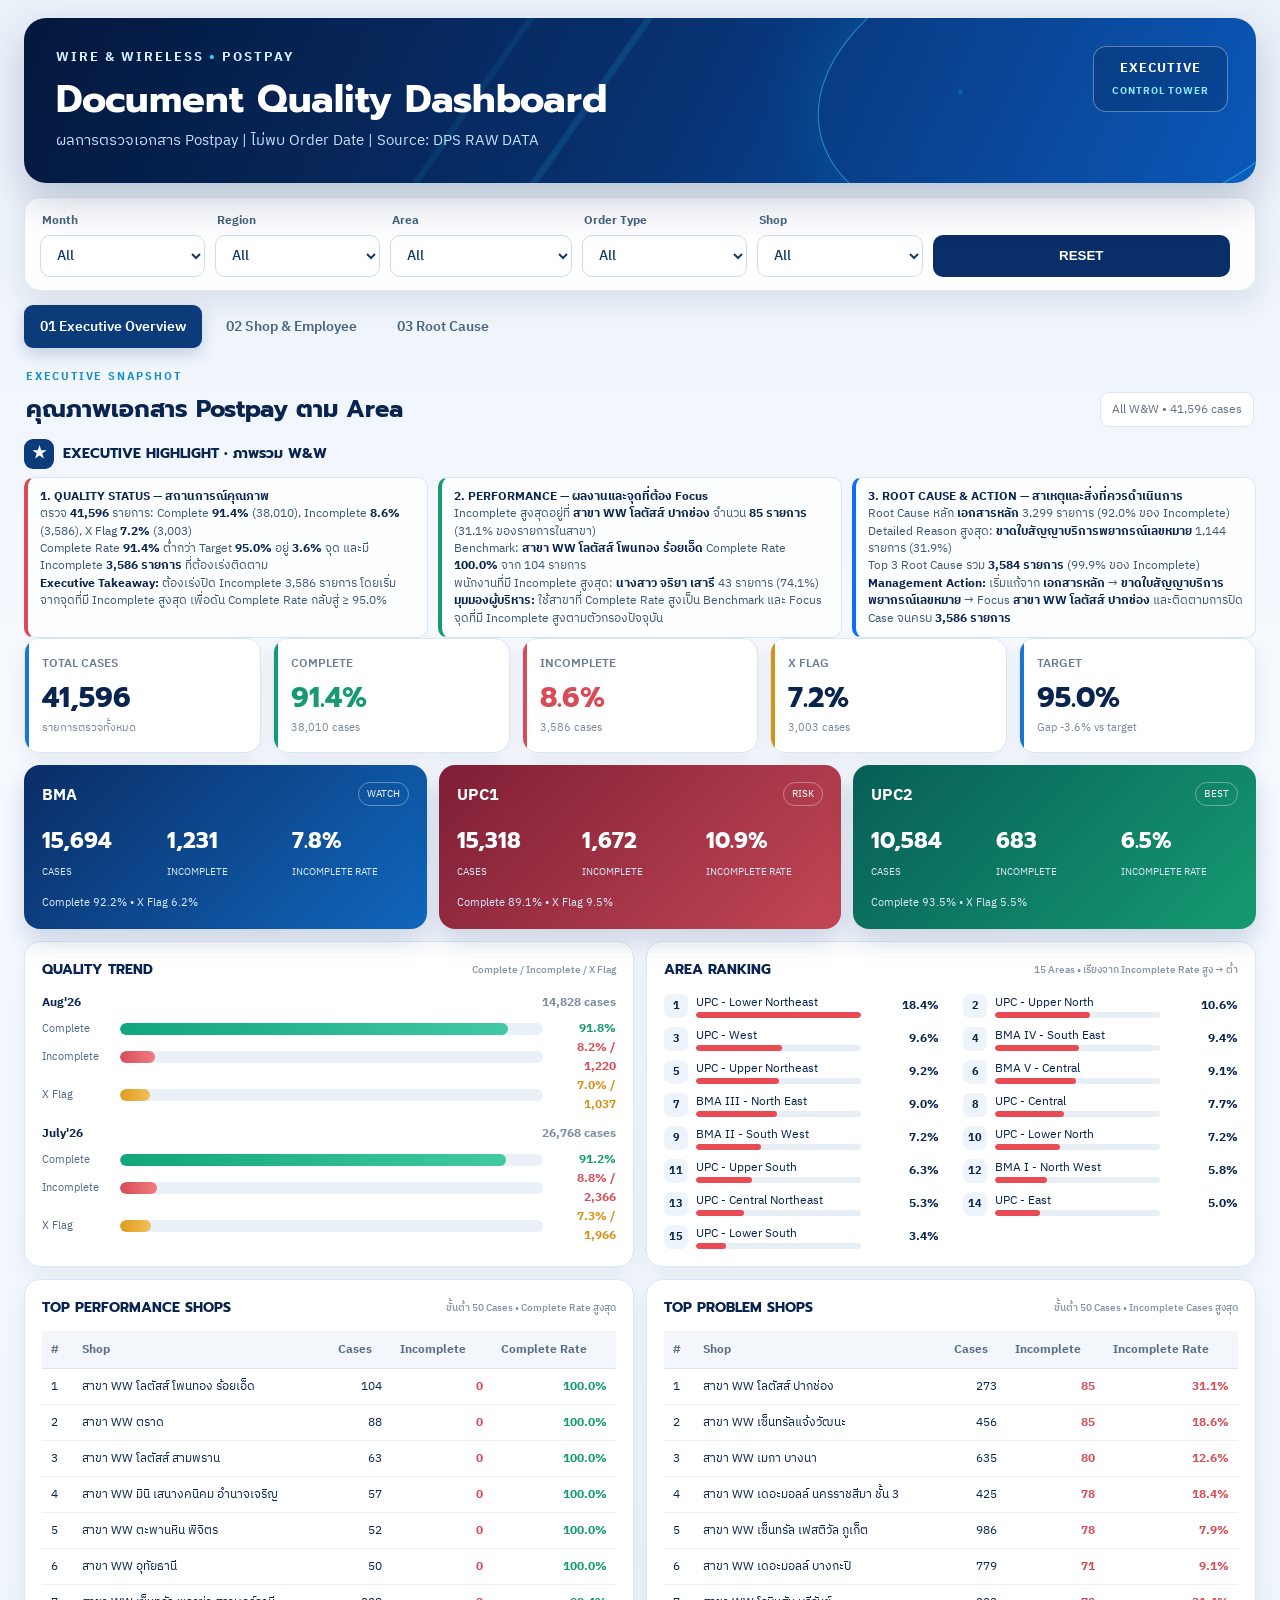
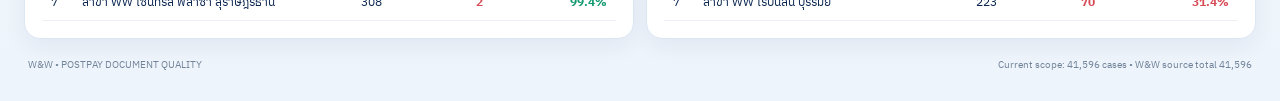
<file: index.html>
<!doctype html>
<html lang="th">
<head>
<meta charset="utf-8">
<meta name="viewport" content="width=device-width,initial-scale=1">
<title>W&W Postpay | Document Quality Executive Dashboard</title>
<link rel="preconnect" href="https://fonts.googleapis.com">
<link rel="preconnect" href="https://fonts.gstatic.com" crossorigin>
<link href="https://fonts.googleapis.com/css2?family=IBM+Plex+Sans+Thai:wght@400;500;600;700&family=Prompt:wght@400;500;600;700&display=swap" rel="stylesheet">
<link rel="stylesheet" href="style.css">
</head>
<body>
<div class="page">
<header class="hero">
  <div class="hero-grid"></div>
  <div class="brand">WIRE & WIRELESS <span>•</span> POSTPAY</div>
  <div class="hero-title">Document Quality Dashboard</div>
  <div class="hero-sub" id="heroSub">ผลการตรวจเอกสาร Postpay | กำลังโหลดวันที่... | Source: DPS RAW DATA</div>
  <div class="hero-badge">EXECUTIVE<br><small>CONTROL TOWER</small></div>
</header>

<section class="filters">
  <div class="filter"><label>Month</label><select id="month"></select></div>
  <div class="filter"><label>Region</label><select id="region"></select></div>
  <div class="filter"><label>Area</label><select id="area"></select></div>
  <div class="filter" style="display:none"><label>Channel</label><select id="channel"></select></div>
  <div class="filter"><label>Order Type</label><select id="order"></select></div>
  <div class="filter wide"><label>Shop</label><select id="shop"></select></div>
  <button id="reset">RESET</button>
</section>

<nav class="tabs">
 <button class="tab active" data-tab="overview">01 Executive Overview</button>
 <button class="tab" data-tab="people">02 Shop & Employee</button>
 <button class="tab" data-tab="root">03 Root Cause</button>
</nav>

<main>
<section id="overview" class="tabpage active">
  <div class="section-head"><div><span class="eyebrow">EXECUTIVE SNAPSHOT</span><h2>คุณภาพเอกสาร Postpay ตาม Area</h2></div><div class="scope" id="scopeText"></div></div>
  <div id="overviewHighlight" class="highlight-panel"></div>
  <div class="kpis" id="kpis"></div>
  <div class="region-grid" id="regionCards"></div>
  <div class="two-col">
    <div class="panel">
      <div class="panel-title"><span>QUALITY TREND</span><small>Complete / Incomplete / X Flag</small></div>
      <div id="trend" class="trend"></div>
    </div>
    <div class="panel">
      <div class="panel-title"><span>AREA RANKING</span><small>15 Areas • เรียงจาก Incomplete Rate สูง → ต่ำ</small></div>
      <div id="regionRank"></div>
    </div>
  </div>
  <div class="two-col">
    <div class="panel">
      <div class="panel-title"><span>TOP PERFORMANCE SHOPS</span><small>ขั้นต่ำ 50 Cases • Complete Rate สูงสุด</small></div>
      <div id="topShops"></div>
    </div>
    <div class="panel">
      <div class="panel-title"><span>TOP PROBLEM SHOPS</span><small>ขั้นต่ำ 50 Cases • Incomplete Cases สูงสุด</small></div>
      <div id="problemShops"></div>
    </div>
  </div>
</section>

<section id="people" class="tabpage">
  <div class="section-head"><div><span class="eyebrow">DRILL-DOWN</span><h2>Shop → Employee Performance</h2></div><div class="scope" id="peopleScope"></div></div>
  <div id="peopleHighlight" class="highlight-panel"></div>
  <div class="callout">เลือก <b>Region → Area → Shop</b> ด้านบน แล้วตารางด้านล่างจะเหลือเฉพาะพนักงานของ Scope นั้น • เรียง <b>Incomplete Cases มากที่สุด</b> เป็นอันดับแรก</div>
  <div id="unassignedCard" class="unassigned-card"></div>
  <div class="two-col">
    <div class="panel">
      <div class="panel-title"><span>EMPLOYEE RANKING</span><small>ขั้นต่ำ 5 Cases</small></div>
      <div id="employeeTable"></div>
    </div>
    <div class="panel">
      <div class="panel-title"><span>SHOP PROFILE</span><small>ภาพรวม Scope ปัจจุบัน</small></div>
      <div id="shopProfile"></div>
    </div>
  </div>
  <div class="panel">
    <div class="panel-title"><span>EMPLOYEE ROOT CAUSE</span><small>Top reason ของพนักงานที่เลือก</small></div>
    <div id="employeeRoot"></div>
  </div>
</section>

<section id="root" class="tabpage">
  <div class="section-head"><div><span class="eyebrow">PROBLEM SOLVING</span><h2>Root Cause → Area → Shop</h2></div><div class="scope" id="rootScope"></div></div>
  <div id="rootHighlight" class="highlight-panel"></div>
  <div class="root-controls"><label>Root Cause Category</label><select id="rootCat"></select></div>
  <div class="two-col">
    <div class="panel">
      <div class="panel-title"><span>ROOT CAUSE MIX</span><small>จำนวน Case</small></div>
      <div id="rootMix"></div>
    </div>
    <div class="panel">
      <div class="panel-title"><span>TOP DETAILED REASONS</span><small>จำนวน Case</small></div>
      <div id="reasonRank"></div>
    </div>
  </div>
  <div class="panel">
    <div class="panel-title"><span>WHERE DOES THIS ROOT CAUSE HAPPEN?</span><small>Region → Area → Shop</small></div>
    <div id="rootLocation"></div>
  </div>
</section>
</main>

<footer>
  <span>W&W • POSTPAY DOCUMENT QUALITY</span>
  <span id="footerCount"></span>
</footer>
</div>
<script src="data.js"></script>
<script src="app.js"></script>
<script>
(function(){
  const rows = window.POSTPAY_DATA || [];
  const dates = rows.map(r => r.d).filter(Boolean).sort();
  const el = document.getElementById('heroSub');
  if (!dates.length) {
    el.textContent = 'ผลการตรวจเอกสาร Postpay | ไม่พบ Order Date | Source: DPS RAW DATA';
    return;
  }
  const months = ['Jan','Feb','Mar','Apr','May','Jun','Jul','Aug','Sep','Oct','Nov','Dec'];
  const fmt = s => {
    const [y,m,d] = s.split('-').map(Number);
    return `${d} ${months[m-1]} ${y}`;
  };
  const label = dates[0] === dates[dates.length-1]
    ? fmt(dates[0])
    : `${fmt(dates[0])} – ${fmt(dates[dates.length-1])}`;
  el.textContent = `ผลการตรวจเอกสาร Postpay | ${label} | Source: DPS RAW DATA`;
})();
</script>
</body>
</html>
</file>
<file: style.css>
:root{
 --navy:#061c45; --navy2:#0a2e68; --blue:#0d6efd; --cyan:#1ed6ff; --ink:#08244f;
 --muted:#6c7c94; --bg:#eef4fb; --card:#fff; --line:#dce7f4; --red:#d84c57; --orange:#d99019;
 --green:#159a71; --shadow:0 12px 30px rgba(8,36,79,.10);
}
*{box-sizing:border-box}
body{margin:0;background:linear-gradient(180deg,#eaf1f9 0,#f7faff 42%,#eef4fb 100%);font-family:"IBM Plex Sans Thai","Prompt",Arial,sans-serif;color:var(--ink)}
.page{max-width:1500px;margin:0 auto;padding:18px 24px 28px}
.hero{position:relative;overflow:hidden;border-radius:22px;padding:28px 32px 30px;background:linear-gradient(115deg,#04183d 0%,#08306d 48%,#0b58b8 100%);color:#fff;box-shadow:0 18px 40px rgba(2,35,83,.22);min-height:155px}
.hero-grid{position:absolute;inset:0;opacity:.5;background:
 radial-gradient(circle at 76% 45%,rgba(30,214,255,.35) 0 2px,transparent 3px),
 linear-gradient(125deg,transparent 0 46%,rgba(30,214,255,.25) 46.2% 46.6%,transparent 46.8%),
 linear-gradient(305deg,transparent 0 62%,rgba(30,214,255,.18) 62.2% 62.5%,transparent 62.8%);
}
.hero:after{content:"";position:absolute;right:-80px;top:-90px;width:520px;height:300px;border:1px solid rgba(87,222,255,.5);border-radius:50%;transform:rotate(-12deg);box-shadow:0 0 80px rgba(0,180,255,.2)}
.brand{position:relative;z-index:2;font-size:13px;font-weight:700;letter-spacing:2px;color:#d7efff}
.brand span{color:var(--cyan)}
.hero-title{position:relative;z-index:2;font-family:"Prompt",sans-serif;font-size:38px;font-weight:700;line-height:1.05;margin-top:12px}
.hero-sub{position:relative;z-index:2;font-size:15px;color:#c9e1ff;margin-top:8px}
.hero-badge{position:absolute;z-index:3;right:28px;top:28px;border:1px solid rgba(255,255,255,.35);border-radius:13px;padding:10px 18px;text-align:center;font-weight:700;letter-spacing:1px;font-size:13px;background:rgba(4,24,61,.25)}
.hero-badge small{font-size:10px;color:#8feaff}
.filters{margin-top:14px;padding:13px 15px;background:rgba(255,255,255,.94);border:1px solid var(--line);border-radius:16px;box-shadow:var(--shadow);display:grid;grid-template-columns:1fr 1fr 1.1fr 1fr 1fr 1.8fr auto;gap:10px;align-items:end}
.filter label,.root-controls label{display:block;font-size:12px;font-weight:700;color:#49627f;margin:0 0 5px 2px}
select{width:100%;height:42px;border:1px solid #cbdced;border-radius:10px;padding:0 12px;background:#fff;color:#173a65;font:500 14px "IBM Plex Sans Thai";outline:none}
select:focus{border-color:#4da8ff;box-shadow:0 0 0 3px rgba(13,110,253,.10)}
#reset{height:42px;border:0;border-radius:10px;padding:0 18px;background:#0a2e68;color:#fff;font-weight:700;cursor:pointer}
.tabs{display:flex;gap:8px;margin:14px 0}
.tab{border:1px solid transparent;background:transparent;color:#486582;padding:9px 15px;border-radius:9px;font:600 14px "IBM Plex Sans Thai";cursor:pointer}
.tab.active{background:#0b3b79;color:#fff;box-shadow:0 6px 16px rgba(11,59,121,.2)}
.tabpage{display:none}.tabpage.active{display:block}
.section-head{display:flex;justify-content:space-between;align-items:end;margin:10px 2px 12px}
.eyebrow{font-size:11px;font-weight:700;letter-spacing:1.8px;color:#168fc8}
h2{font-family:"Prompt";font-size:24px;margin:2px 0 0}
.scope{font-size:12px;color:#60738b;background:#fff;border:1px solid var(--line);padding:7px 11px;border-radius:9px}
.kpis{display:grid;grid-template-columns:repeat(5,1fr);gap:12px}
.kpi{background:#fff;border:1px solid var(--line);border-radius:15px;padding:15px 17px;box-shadow:0 8px 22px rgba(8,36,79,.07);position:relative;overflow:hidden}
.kpi:before{content:"";position:absolute;left:0;top:0;bottom:0;width:4px;background:#1976d2}
.kpi.green:before{background:var(--green)}.kpi.red:before{background:var(--red)}.kpi.orange:before{background:var(--orange)}
.kpi .label{font-size:12px;color:#6a7d95;font-weight:600}.kpi .value{font-family:"Prompt";font-size:28px;font-weight:700;margin-top:3px}.kpi .sub{font-size:11px;color:#78899e}.kpi .value.red{color:var(--red)}.kpi .value.green{color:var(--green)}
.region-grid{display:grid;grid-template-columns:repeat(3,1fr);gap:12px;margin:12px 0}
.region-card{border-radius:16px;padding:17px 18px;color:#fff;background:linear-gradient(135deg,#0a2d66,#1067bd);position:relative;overflow:hidden;box-shadow:0 12px 26px rgba(8,45,102,.18)}
.region-card.risk{background:linear-gradient(135deg,#7e1e36,#c34754)}.region-card.best{background:linear-gradient(135deg,#075e57,#159a71)}
.region-card .rname{font-weight:700;font-size:16px}.region-card .tag{float:right;border:1px solid rgba(255,255,255,.35);padding:3px 8px;border-radius:20px;font-size:10px}
.region-metrics{display:grid;grid-template-columns:repeat(3,1fr);gap:8px;margin-top:15px}.metric b{display:block;font:700 22px Prompt}.metric span{font-size:10px;color:#d9eaff}
.two-col{display:grid;grid-template-columns:1fr 1fr;gap:12px;margin-top:12px}
.panel{background:#fff;border:1px solid var(--line);border-radius:16px;padding:17px;box-shadow:0 8px 22px rgba(8,36,79,.06)}
.panel-title{display:flex;justify-content:space-between;align-items:center;margin-bottom:13px;font-weight:700;font-size:14px}.panel-title span{font-family:Prompt}.panel-title small{font-size:10px;color:#8291a5;font-weight:500}
.trend{display:flex;flex-direction:column;gap:10px}.trend-row{display:grid;grid-template-columns:70px 1fr 65px;align-items:center;gap:8px}.trend-label{font-size:11px;color:#536b86}.bar-bg{height:12px;border-radius:20px;background:#e9f0f7;overflow:hidden}.bar{height:100%;border-radius:20px}.bar.complete{background:linear-gradient(90deg,#11a67c,#42c9a3)}.bar.incomplete{background:linear-gradient(90deg,#d74d59,#f07b7e)}.bar.xflag{background:linear-gradient(90deg,#e09a1c,#f1c15c)}.trend-val{text-align:right;font-weight:700;font-size:12px}
.rank{display:flex;flex-direction:column;gap:8px}.rank-item{display:grid;grid-template-columns:24px 1fr 70px;gap:8px;align-items:center}.rank-no{width:24px;height:24px;border-radius:7px;background:#edf4fb;display:grid;place-items:center;font-size:11px;font-weight:700}.rank-name{font-size:12px;white-space:nowrap;overflow:hidden;text-overflow:ellipsis}.rank-rate{text-align:right;font-weight:700;font-size:12px}.rank-bar{height:6px;background:#e8eef5;border-radius:10px;overflow:hidden}.rank-bar i{display:block;height:100%;border-radius:10px;background:#e94b55}
.table-wrap{overflow:auto;max-height:420px}.data-table{width:100%;border-collapse:collapse;font-size:12px}.data-table th{position:sticky;top:0;background:#f3f7fc;color:#5b6f87;text-align:left;padding:9px;border-bottom:1px solid #dbe6f2;z-index:1}.data-table td{padding:8px 9px;border-bottom:1px solid #edf1f6}.data-table tr:hover{background:#f8fbff}.num{text-align:right;font-variant-numeric:tabular-nums}.bad{color:var(--red);font-weight:700}.good{color:var(--green);font-weight:700}.warn{color:var(--orange);font-weight:700}
.callout{background:linear-gradient(90deg,#e7f5ff,#f5fbff);border:1px solid #cce8fa;color:#315777;border-radius:12px;padding:12px 15px;margin-bottom:12px;font-size:13px}
.profile{display:grid;grid-template-columns:1fr 1fr;gap:9px}.profile .box{background:#f5f8fc;border-radius:10px;padding:11px}.profile .box span{display:block;color:#74869b;font-size:10px}.profile .box b{font:700 21px Prompt}
.root-controls{background:#fff;border:1px solid var(--line);border-radius:13px;padding:12px 14px;margin-bottom:12px;width:340px}
.root-mix{display:flex;flex-direction:column;gap:12px}.mix-row{display:grid;grid-template-columns:115px 1fr 90px;gap:10px;align-items:center}.mix-row .name{font-size:12px;font-weight:600}.mix-row .mix-bg{height:16px;background:#edf2f7;border-radius:20px;overflow:hidden}.mix-row .mix-bar{height:100%;background:linear-gradient(90deg,#0d6efd,#22c8f4);border-radius:20px}.mix-row .mix-num{text-align:right;font-weight:700;font-size:12px}
footer{display:flex;justify-content:space-between;color:#71849a;font-size:10px;margin-top:18px;padding:0 4px}
@media(max-width:1100px){.filters{grid-template-columns:repeat(3,1fr)}.kpis{grid-template-columns:repeat(2,1fr)}.region-grid{grid-template-columns:1fr}.two-col{grid-template-columns:1fr}}
@media(max-width:650px){.page{padding:10px}.hero{padding:22px;min-height:180px}.hero-title{font-size:28px}.hero-badge{position:relative;right:auto;top:auto;display:inline-block;margin-top:15px}.filters{grid-template-columns:1fr 1fr}.filters .wide{grid-column:span 2}.kpis{grid-template-columns:1fr 1fr}.tabs{overflow:auto}.section-head{display:block}.scope{margin-top:8px;display:inline-block}}


/* ===== V6 Executive Highlight & Drill-down enhancements ===== */
.executive-highlight{
  margin:0 0 12px;
  padding:15px 17px;
  border:1px solid #bcdcf7;
  border-left:5px solid #0d6efd;
  border-radius:14px;
  background:linear-gradient(105deg,#f7fbff 0%,#eaf6ff 55%,#f5fbff 100%);
  box-shadow:0 8px 22px rgba(8,36,79,.06);
}
.highlight-head{display:flex;gap:9px;align-items:center;margin-bottom:8px}
.highlight-icon{width:30px;height:30px;border-radius:9px;display:grid;place-items:center;background:#0b3b79;color:white;font-weight:800}
.highlight-title{font:700 14px Prompt;color:#08244f}
.highlight-grid{display:grid;grid-template-columns:repeat(3,1fr);gap:10px}
.highlight-item{background:rgba(255,255,255,.86);border:1px solid #d7e8f7;border-radius:10px;padding:10px 12px;font-size:12px;line-height:1.45;color:#3d5875}
.highlight-item b{color:#08244f}
.highlight-item.risk{border-left:4px solid var(--red)}
.highlight-item.goodbox{border-left:4px solid var(--green)}
.highlight-item.focus{border-left:4px solid #0d6efd}
.unassigned-card{display:none;margin:0 0 12px;padding:12px 14px;border:1px solid #f1d5a4;border-left:5px solid var(--orange);border-radius:13px;background:#fffaf0}
.unassigned-card.show{display:block}
.unassigned-title{font:700 13px Prompt;color:#80520c;margin-bottom:5px}
.unassigned-stats{display:flex;gap:18px;flex-wrap:wrap;font-size:12px;color:#674f2a}
.unassigned-stats b{font-size:16px;color:#a76600}
.reason-filter-note{font-size:12px;color:#49627f;background:#eef8ff;border:1px solid #cfeafa;border-radius:10px;padding:9px 12px;margin:-3px 0 12px}
.reason-click{cursor:pointer}
.reason-click:hover{background:#f5faff}
.reason-click.selected{background:#e6f3ff;border:1px solid #8fc7f3;border-radius:10px}
.reason-row{display:grid;grid-template-columns:24px 1fr 72px;gap:8px;align-items:center;padding:5px 6px}
.reason-clear{display:inline-flex;align-items:center;gap:6px;margin-bottom:8px;padding:6px 10px;border:1px solid #cbdced;border-radius:8px;background:white;color:#315777;font-size:11px;cursor:pointer}
.reason-clear.active{background:#0b3b79;color:#fff;border-color:#0b3b79}
@media(max-width:900px){.highlight-grid{grid-template-columns:1fr}}
</file>
